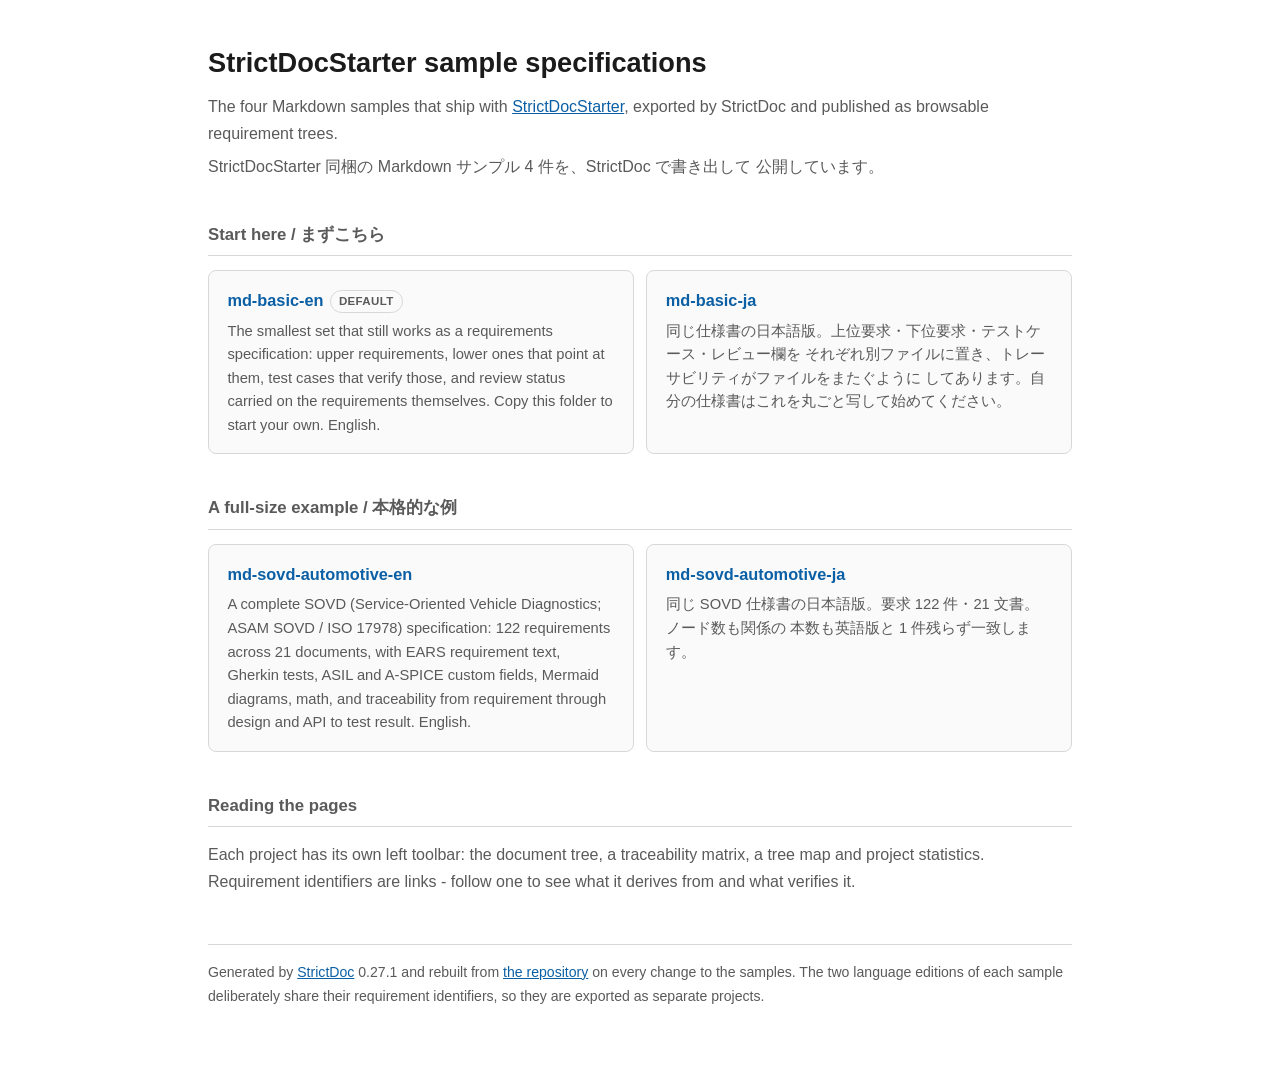
<file: .github/pages/index.html>
<!DOCTYPE html>
<html lang="en">
<head>
<meta charset="utf-8">
<meta name="viewport" content="width=device-width, initial-scale=1">
<title>StrictDocStarter - sample specifications</title>
<style>
  :root {
    color-scheme: light dark;
    --bg: #ffffff;
    --fg: #1b1b1b;
    --muted: #5a5a5a;
    --line: #d8d8d8;
    --card: #fafafa;
    --link: #0b5fa5;
  }
  @media (prefers-color-scheme: dark) {
    :root {
      --bg: #16181c;
      --fg: #e6e6e6;
      --muted: #a2a2a2;
      --line: #33363d;
      --card: #1d2026;
      --link: #79b8ff;
    }
  }
  * { box-sizing: border-box; }
  body {
    margin: 0;
    padding: 2.5rem 1.25rem 4rem;
    background: var(--bg);
    color: var(--fg);
    font: 16px/1.7 -apple-system, "Segoe UI", "Helvetica Neue",
          "Hiragino Kaku Gothic ProN", "Yu Gothic UI", Meiryo, sans-serif;
  }
  main { max-width: 54rem; margin: 0 auto; }
  h1 { font-size: 1.7rem; margin: 0 0 .4rem; }
  h2 {
    font-size: 1.05rem; margin: 2.5rem 0 .9rem;
    padding-bottom: .35rem; border-bottom: 1px solid var(--line);
    color: var(--muted); font-weight: 600;
  }
  .lede { color: var(--muted); margin: 0 0 .4rem; }
  a { color: var(--link); }
  ul.cards { list-style: none; margin: 0; padding: 0; display: grid; gap: .8rem; }
  @media (min-width: 40rem) {
    ul.cards { grid-template-columns: 1fr 1fr; }
  }
  li.card {
    border: 1px solid var(--line); border-radius: 8px;
    background: var(--card); padding: 1rem 1.15rem;
  }
  li.card a.name {
    font-weight: 700; text-decoration: none; font-size: 1.02rem;
    display: inline-block; margin-bottom: .3rem;
  }
  li.card a.name:hover { text-decoration: underline; }
  li.card p { margin: 0; color: var(--muted); font-size: .92rem; line-height: 1.6; }
  .tag {
    display: inline-block; font-size: .72rem; font-weight: 700;
    letter-spacing: .03em; text-transform: uppercase;
    border: 1px solid var(--line); border-radius: 999px;
    padding: .05rem .5rem; margin-left: .4rem; color: var(--muted);
    vertical-align: .12em;
  }
  footer {
    margin-top: 3rem; padding-top: 1rem; border-top: 1px solid var(--line);
    color: var(--muted); font-size: .88rem;
  }
</style>
</head>
<body>
<main>

  <h1>StrictDocStarter sample specifications</h1>
  <p class="lede">
    The four Markdown samples that ship with
    <a href="https://github.com/GoodRelax/StrictDocStarter">StrictDocStarter</a>,
    exported by StrictDoc and published as browsable requirement trees.
  </p>
  <p class="lede">
    StrictDocStarter 同梱の Markdown サンプル 4 件を、StrictDoc で書き出して
    公開しています。
  </p>

  <h2>Start here / まずこちら</h2>
  <ul class="cards">
    <li class="card">
      <a class="name" href="md-basic-en/">md-basic-en<span class="tag">default</span></a>
      <p>
        The smallest set that still works as a requirements specification:
        upper requirements, lower ones that point at them, test cases that
        verify those, and review status carried on the requirements themselves.
        Copy this folder to start your own. English.
      </p>
    </li>
    <li class="card">
      <a class="name" href="md-basic-ja/">md-basic-ja</a>
      <p>
        同じ仕様書の日本語版。上位要求・下位要求・テストケース・レビュー欄を
        それぞれ別ファイルに置き、トレーサビリティがファイルをまたぐように
        してあります。自分の仕様書はこれを丸ごと写して始めてください。
      </p>
    </li>
  </ul>

  <h2>A full-size example / 本格的な例</h2>
  <ul class="cards">
    <li class="card">
      <a class="name" href="md-sovd-automotive-en/">md-sovd-automotive-en</a>
      <p>
        A complete SOVD (Service-Oriented Vehicle Diagnostics; ASAM SOVD /
        ISO 17978) specification: 122 requirements across 21 documents, with
        EARS requirement text, Gherkin tests, ASIL and A-SPICE custom fields,
        Mermaid diagrams, math, and traceability from requirement through
        design and API to test result. English.
      </p>
    </li>
    <li class="card">
      <a class="name" href="md-sovd-automotive-ja/">md-sovd-automotive-ja</a>
      <p>
        同じ SOVD 仕様書の日本語版。要求 122 件・21 文書。ノード数も関係の
        本数も英語版と 1 件残らず一致します。
      </p>
    </li>
  </ul>

  <h2>Reading the pages</h2>
  <p class="lede">
    Each project has its own left toolbar: the document tree, a traceability
    matrix, a tree map and project statistics. Requirement identifiers are
    links - follow one to see what it derives from and what verifies it.
  </p>

  <footer>
    Generated by <a href="https://github.com/strictdoc-project/strictdoc">StrictDoc</a>
    0.27.1 and rebuilt from
    <a href="https://github.com/GoodRelax/StrictDocStarter">the repository</a>
    on every change to the samples. The two language editions of each sample
    deliberately share their requirement identifiers, so they are exported as
    separate projects.
  </footer>

</main>
</body>
</html>
</file>
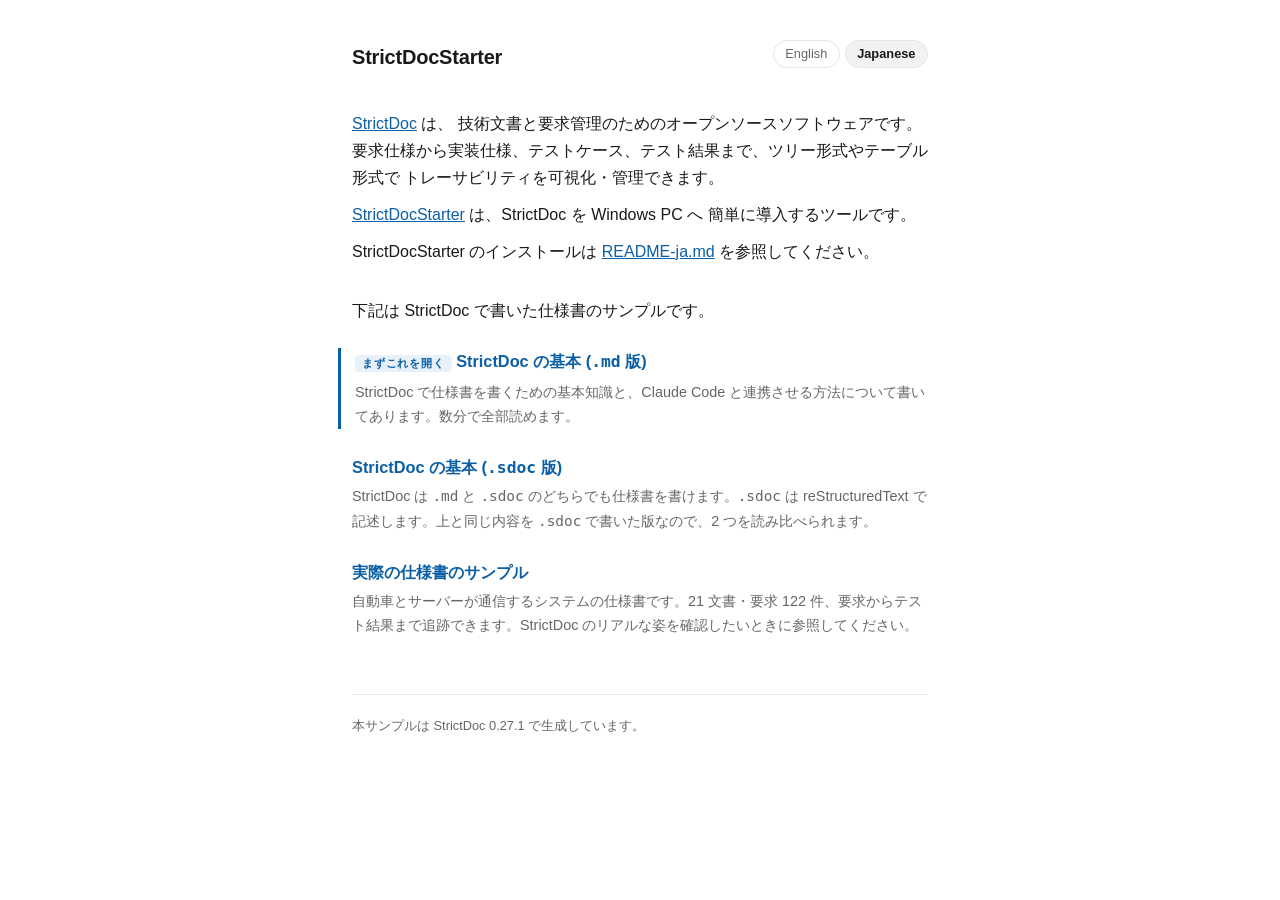
<file: .github/pages/index-ja.html>
<!DOCTYPE html>
<html lang="ja">
<head>
<meta charset="utf-8">
<meta name="viewport" content="width=device-width, initial-scale=1">
<title>StrictDocStarter - サンプル仕様書</title>
<style>
  :root {
    color-scheme: light dark;
    --bg:#fff; --fg:#191919; --muted:#666; --line:#e6e6e6;
    --link:#0b5fa5; --chip:#f2f2f2;
    --accent:#0b5fa5; --accent-bg:#e8f1fa;
  }
  @media (prefers-color-scheme: dark) {
    :root { --bg:#16181c; --fg:#e8e8e8; --muted:#9aa1a9; --line:#2e323a;
            --link:#79b8ff; --chip:#22262c;
            --accent:#8ec5ff; --accent-bg:#1b2b3d; }
  }
  * { box-sizing:border-box; }
  body {
    margin:0; padding:2.5rem 1.5rem 5rem; background:var(--bg); color:var(--fg);
    font:16px/1.7 -apple-system,"Segoe UI","Helvetica Neue",
         "Hiragino Kaku Gothic ProN","Yu Gothic UI",Meiryo,sans-serif;
  }
  main { max-width:36rem; margin:0 auto; }

  header {
    display:flex; align-items:flex-start; justify-content:space-between;
    gap:1rem; margin-bottom:2.25rem;
  }
  h1 { font-size:1.25rem; font-weight:650; margin:0; letter-spacing:-.01em; }

  .langs { display:flex; gap:.3rem; flex:none; white-space:nowrap; }
  .langs a, .langs span {
    font-size:.8rem; line-height:1; text-decoration:none;
    padding:.42rem .72rem; border-radius:999px; border:1px solid var(--line);
  }
  .langs .current { background:var(--chip); color:var(--fg); font-weight:600; }
  .langs a { color:var(--muted); }
  .langs a:hover { color:var(--fg); border-color:var(--muted); }

  p { margin:0 0 1rem; }
  a { color:var(--link); }

  .lead p { margin:0 0 .6rem; }
  .samples-lead { margin:2rem 0 1.5rem; }

  ul { list-style:none; margin:0; padding:0; }
  li + li { margin-top:1.6rem; }
  li a { font-weight:600; text-decoration:none; font-size:1.02rem; }
  li a:hover { text-decoration:underline; }
  li span { display:block; color:var(--muted); font-size:.9rem; margin-top:.15rem; }

  li.first { border-left:3px solid var(--accent); padding-left:.85rem;
             margin-left:-.85rem; }
  .badge {
    display:inline-block; font-size:.68rem; font-weight:700; line-height:1.5;
    letter-spacing:.07em; color:var(--accent); background:var(--accent-bg);
    padding:.05rem .45rem; border-radius:4px; margin-bottom:.3rem;
  }

  footer { margin-top:3.5rem; padding-top:1.25rem; border-top:1px solid var(--line);
           color:var(--muted); font-size:.8rem; }

  @media (max-width:28rem) {
    header { flex-direction:column-reverse; align-items:flex-start; gap:1.1rem; }
  }
</style>
</head>
<body>
<main>

  <header>
    <h1>StrictDocStarter</h1>
    <div class="langs">
      <a href="index.html" hreflang="en">English</a>
      <span class="current">Japanese</span>
    </div>
  </header>

  <div class="lead">
    <p><a href="https://github.com/strictdoc-project/strictdoc">StrictDoc</a> は、
    技術文書と要求管理のためのオープンソースソフトウェアです。
    要求仕様から実装仕様、テストケース、テスト結果まで、ツリー形式やテーブル形式で
    トレーサビリティを可視化・管理できます。</p>
    <p><a href="https://github.com/GoodRelax/StrictDocStarter">StrictDocStarter</a> は、StrictDoc を Windows PC へ
    簡単に導入するツールです。</p>
    <p>StrictDocStarter のインストールは
    <a href="https://github.com/GoodRelax/StrictDocStarter/blob/main/README-ja.md">README-ja.md</a> を参照してください。</p>
  </div>

  <p class="samples-lead">下記は StrictDoc で書いた仕様書のサンプルです。</p>

  <ul>
    <li class="first">
      <span class="badge">まずこれを開く</span>
      <a href="md-basic-ja/">StrictDoc の基本 (<code>.md</code> 版)</a>
      <span>StrictDoc で仕様書を書くための基本知識と、Claude Code と連携させる方法について書いてあります。数分で全部読めます。</span>
    </li>
    <li>
      <a href="sd-basic-ja/">StrictDoc の基本 (<code>.sdoc</code> 版)</a>
      <span>StrictDoc は <code>.md</code> と <code>.sdoc</code> のどちらでも仕様書を書けます。<code>.sdoc</code> は reStructuredText で記述します。上と同じ内容を <code>.sdoc</code> で書いた版なので、2 つを読み比べられます。</span>
    </li>
    <li>
      <a href="md-sovd-automotive-ja/">実際の仕様書のサンプル</a>
      <span>自動車とサーバーが通信するシステムの仕様書です。21 文書・要求 122 件、要求からテスト結果まで追跡できます。StrictDoc のリアルな姿を確認したいときに参照してください。</span>
    </li>
  </ul>

  <footer>
    本サンプルは StrictDoc 0.27.1 で生成しています。
  </footer>

</main>
</body>
</html>
</file>
